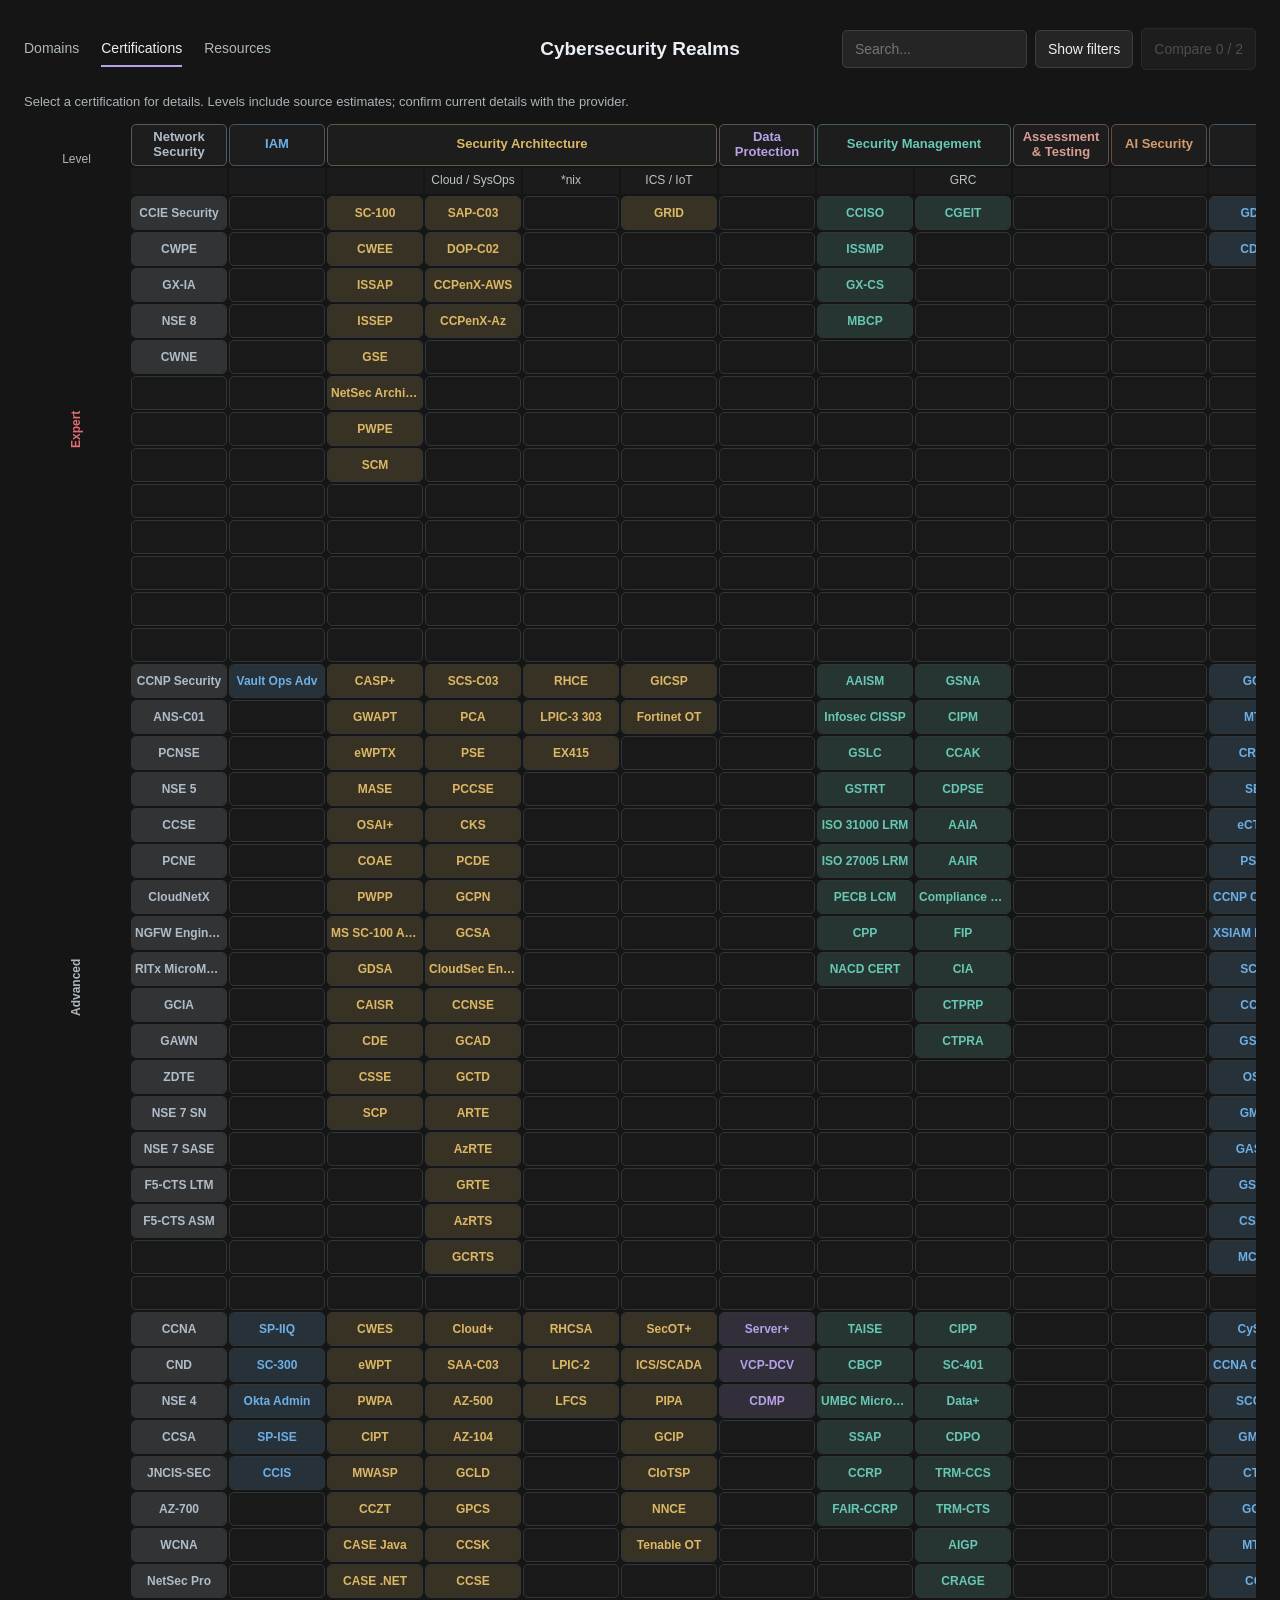
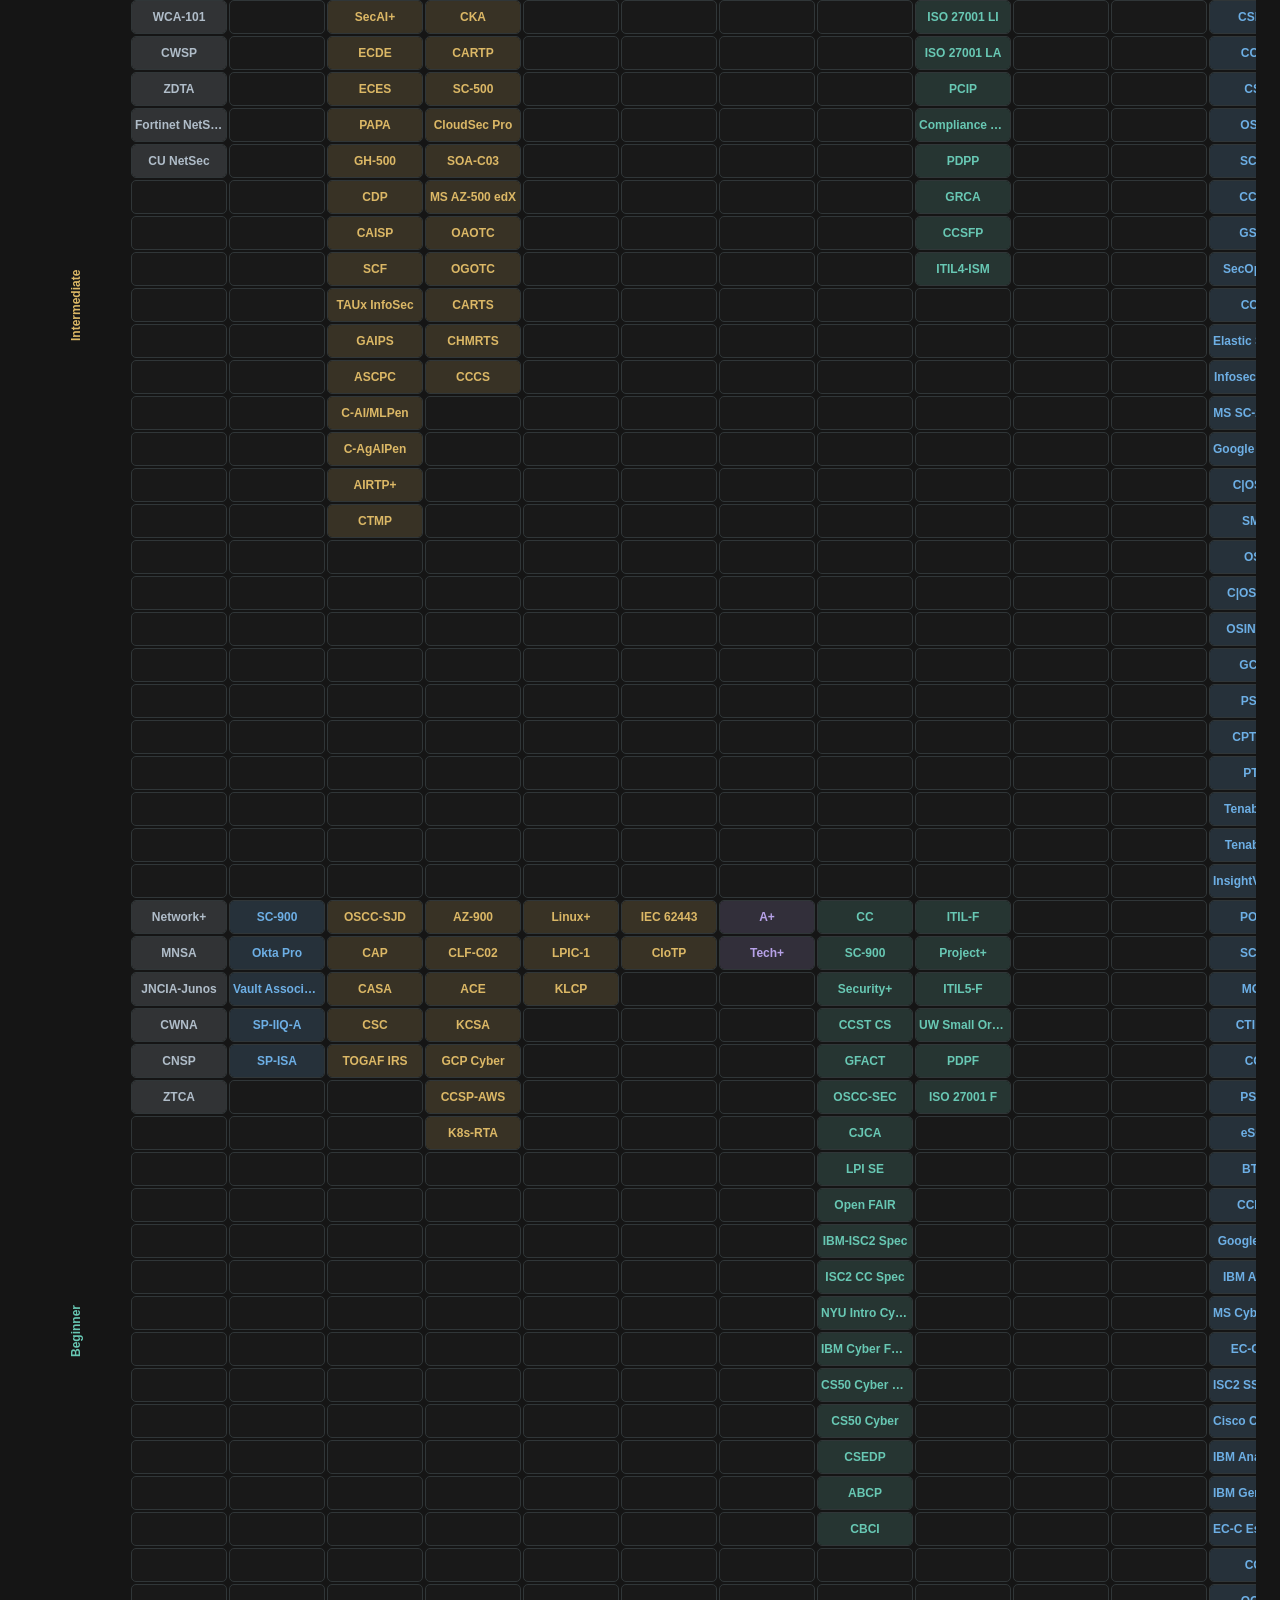
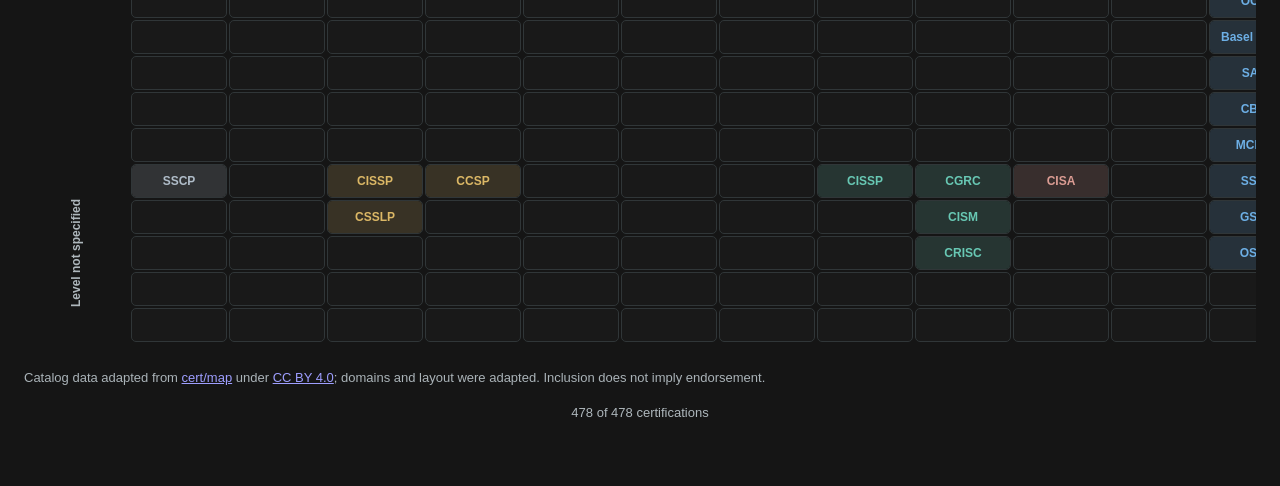
<file: certifications.html>
<!doctype html>
<html lang="en"><head><meta charset="utf-8"><meta name="viewport" content="width=device-width, initial-scale=1"><meta name="description" content="Explore cybersecurity certifications by domain."><title>Certifications - Cybersecurity Realms</title><link rel="stylesheet" href="style.css"><script defer src="certifications.js"></script></head>
<body><main class="page cert-page">
<div class="roadmap-topbar">
  <nav class="site-nav" aria-label="Main navigation"><a href="index.html">Domains</a><a href="certifications.html" aria-current="page">Certifications</a><a href="resources.html">Resources</a></nav>
  <h1>Cybersecurity Realms</h1>
  <div class="roadmap-controls"><label class="roadmap-search"><span class="sr-only">Search certifications</span><input id="search" type="search" placeholder="Search..." autocomplete="off"></label><button type="button" id="filter-toggle" aria-expanded="false" aria-controls="filter-panel">Show filters</button><button type="button" id="compare-open" class="compare-open" disabled>Compare <span id="compare-count">0</span> / 2</button></div>
</div>
<form class="roadmap-filters" id="filter-panel" onsubmit="return false" hidden><label>Domain <select id="domain"><option value="">All domains</option></select></label><label>Provider <select id="provider"><option value="">All providers</option></select></label><label>Level <select id="level"><option value="">All levels</option></select></label><button id="reset" type="button">Reset filters</button></form>
<p class="roadmap-hint">Select a certification for details. Levels include source estimates; confirm current details with the provider.</p>
<div class="matrix-scroll" tabindex="0" aria-label="Certification roadmap; scroll horizontally to see all categories"><div id="cert-results" class="roadmap-grid"></div></div>
<p class="roadmap-hint">Catalog data adapted from <a href="https://certmap.dev/" target="_blank" rel="noopener noreferrer">cert/map</a> under <a href="https://creativecommons.org/licenses/by/4.0/" target="_blank" rel="noopener noreferrer">CC BY 4.0</a>; domains and layout were adapted. Inclusion does not imply endorsement.</p><p class="roadmap-count" id="result-count" role="status">Loading certifications...</p><p id="cert-empty" class="cert-empty" hidden>No certifications match these filters.</p>
</main>
<div id="compare-backdrop" class="backdrop" hidden></div><aside id="compare-panel" class="drawer compare-panel" role="dialog" aria-modal="true" aria-labelledby="compare-title" hidden><div class="drawer-top"><h2 id="compare-title">Compare certifications</h2><button type="button" id="compare-close" aria-label="Close comparison">&times;</button></div><div id="compare-content"></div></aside>
<div id="cert-backdrop" class="backdrop" hidden></div><aside id="cert-detail" class="drawer" role="dialog" aria-modal="true" aria-labelledby="cert-detail-title" hidden><div class="drawer-top"><span>Certification details</span><button type="button" id="cert-close" aria-label="Close details">&times;</button></div><div id="cert-detail-content"></div></aside>
</body></html>
</file>
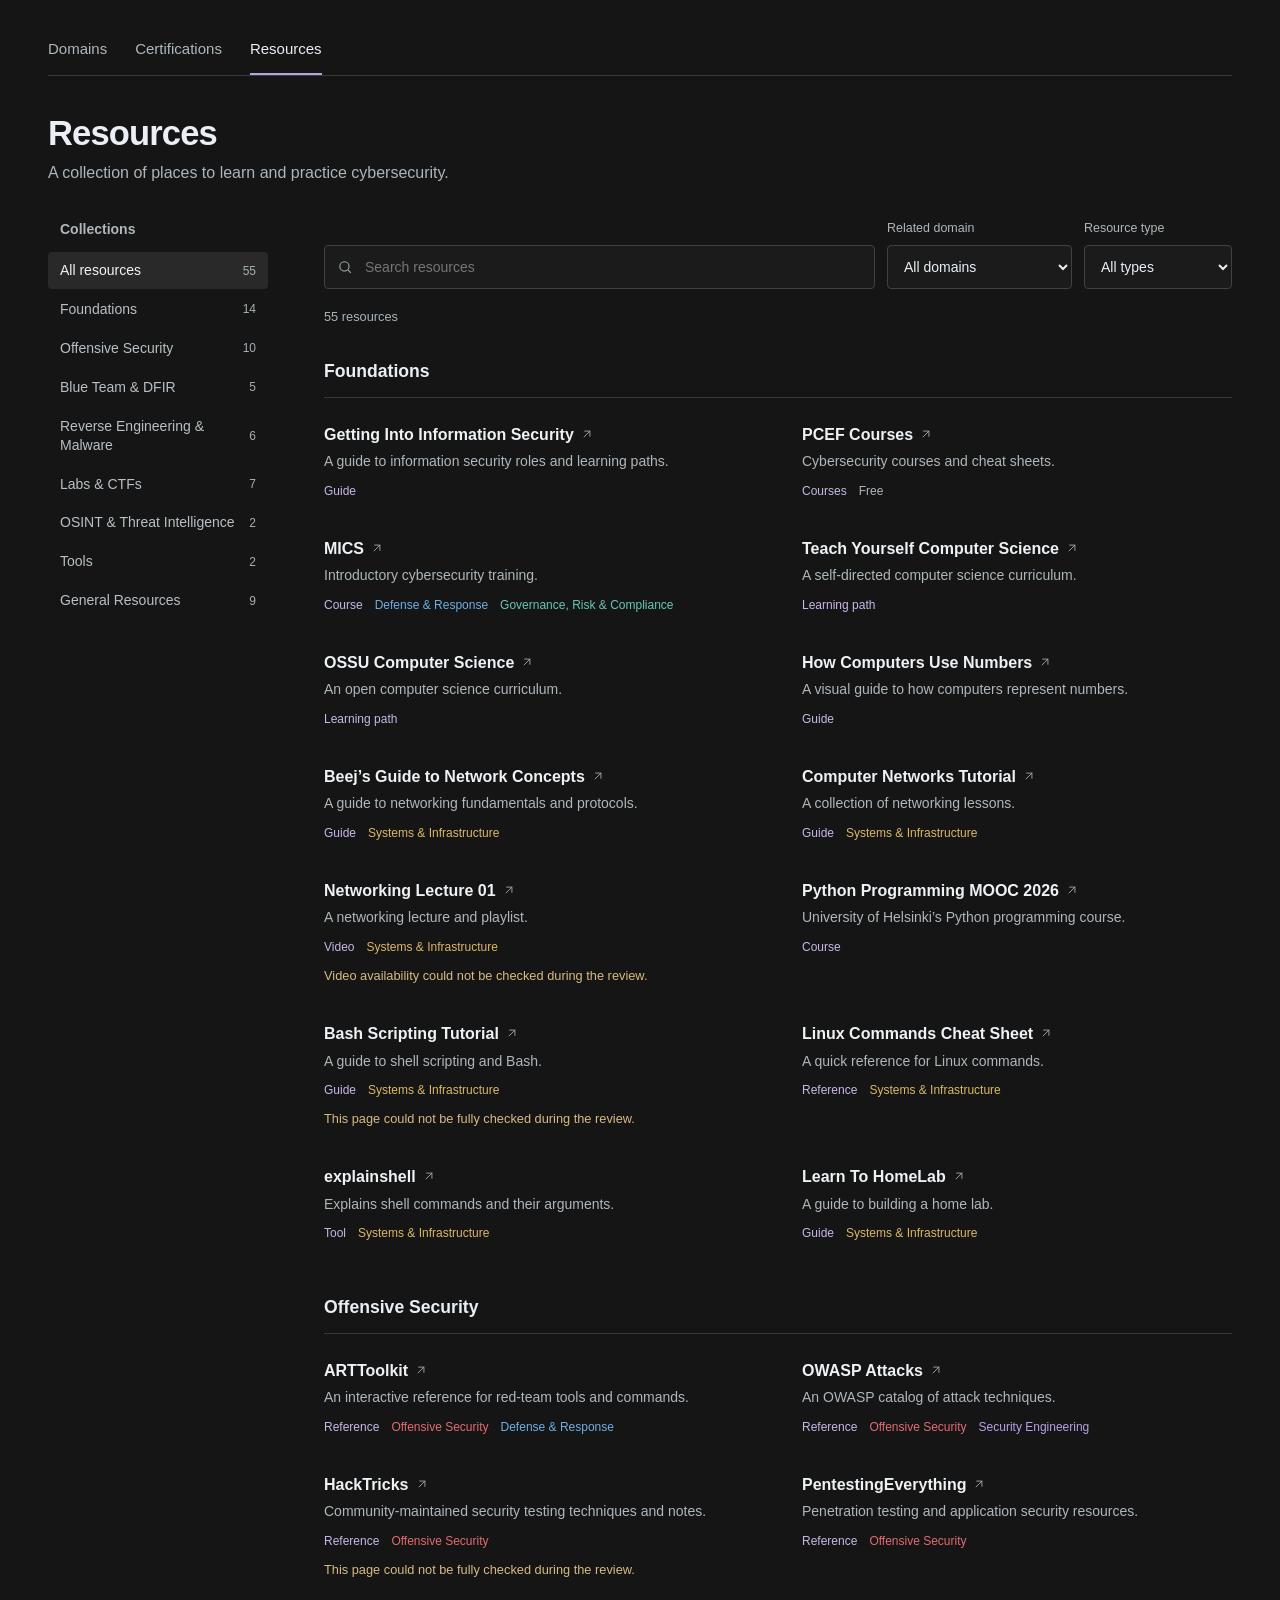
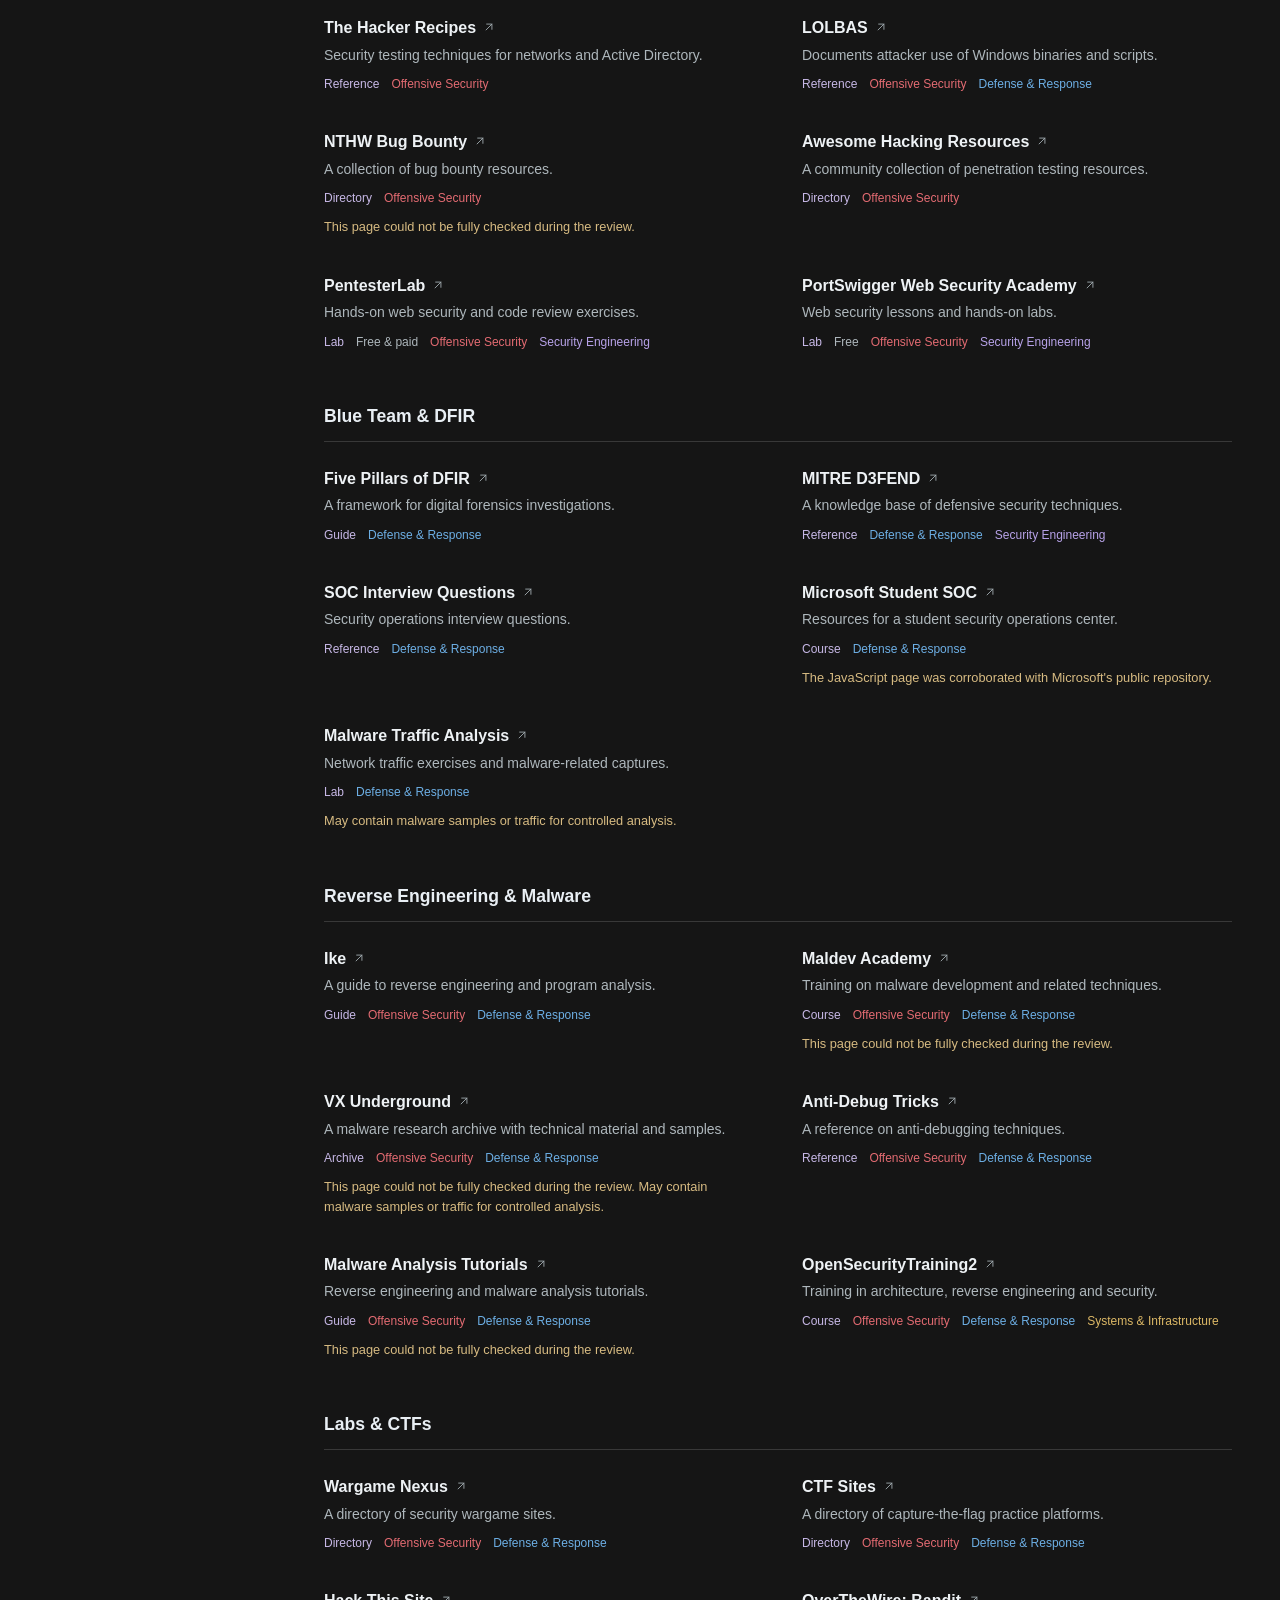
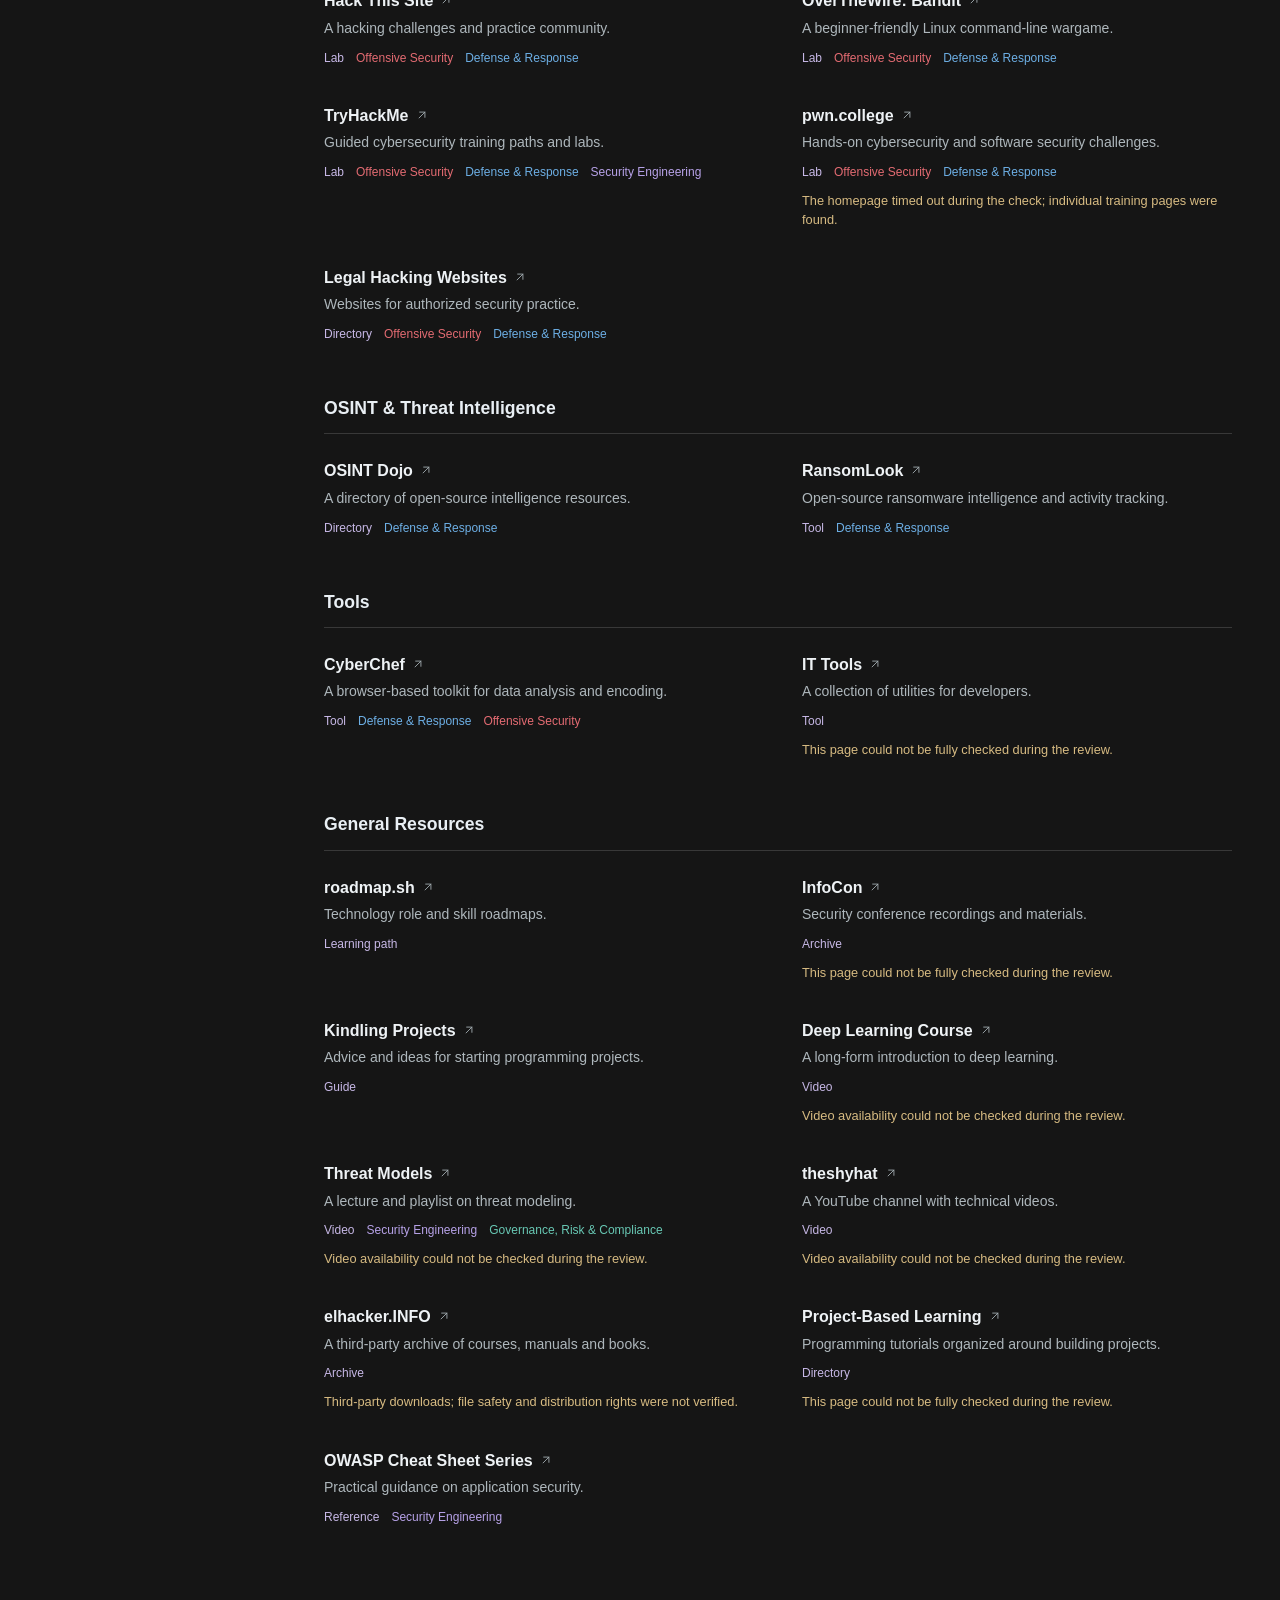
<file: resources.html>
<!doctype html>
<html lang="en">
<head>
  <meta charset="utf-8">
  <meta name="viewport" content="width=device-width, initial-scale=1">
  <meta name="description" content="Explore cybersecurity learning resources and tools.">
  <title>Resources - Cybersecurity Realms</title>
  <link rel="stylesheet" href="style.css">
  <link rel="stylesheet" href="resources.css">
  <script defer src="resources.js"></script>
</head>
<body>
<main class="page library-page">
  <nav class="site-nav" aria-label="Main navigation"><a href="index.html">Domains</a><a href="certifications.html">Certifications</a><a href="resources.html" aria-current="page">Resources</a></nav>
  <header class="library-header">
    <h1>Resources</h1>
    <p>A collection of places to learn and practice cybersecurity.</p>
  </header>
  <div class="library-layout">
    <aside class="library-sidebar" aria-label="Resource categories">
      <h2>Collections</h2>
      <div id="category-list" class="category-list"></div>
    </aside>
    <section class="library-content" aria-label="Resource directory">
      <div class="library-controls">
        <label class="library-search"><span class="sr-only">Search resources</span><svg viewBox="0 0 24 24" fill="none" aria-hidden="true"><circle cx="10.5" cy="10.5" r="6.5"></circle><path d="m15.5 15.5 4 4"></path></svg><input id="resource-search" type="search" placeholder="Search resources" autocomplete="off"></label>
        <label><span class="control-label">Related domain</span><select id="resource-domain"><option value="">All domains</option></select></label>
        <label><span class="control-label">Resource type</span><select id="resource-type"><option value="">All types</option></select></label>
        <button type="button" id="resource-reset" hidden>Clear filters</button>
      </div>
      <div class="library-results"><p id="resource-count" role="status">Loading resources...</p></div>
      <div id="resource-list"></div>
      <p id="resource-empty" class="library-empty" hidden>No resources found. Try another search or clear the filters.</p>
    </section>
  </div>
</main>
</body>
</html>
</file>
<file: style.css>
@font-face{font-family:ThmanyahLocal;src:local("thmanyahsans-Regular"),local("thmanyah sans Regular"),local("thmanyah sans");font-weight:400}
@font-face{font-family:ThmanyahLocal;src:local("thmanyahsans-Medium"),local("thmanyah sans Medium");font-weight:500}
@font-face{font-family:ThmanyahLocal;src:local("thmanyahsans-Bold"),local("thmanyah sans Bold");font-weight:700}
:root{color-scheme:dark;--text:#e9eff4;--muted:#b0bdc9;--bg:#151515;--line:#404040}
*{box-sizing:border-box}body{margin:0;background:var(--bg);color:var(--text);font-family:ThmanyahLocal,"thmanyah sans","Segoe UI",Arial,sans-serif;font-size:16px;line-height:1.5}button{font:inherit}button:focus-visible,[tabindex]:focus-visible{outline:2px solid #e9eff4;outline-offset:4px}[hidden]{display:none!important}
.page{width:min(100% - 96px,1760px);margin:0 auto;padding:70px 0 80px}.header{display:flex;align-items:center;justify-content:space-between;gap:24px}.header h1{font-size:clamp(36px,3vw,52px);font-weight:700;letter-spacing:-.035em;line-height:1.1;margin:0}.hint{color:#aeb7bc;font-size:14px;margin:16px 0 0}.view-switch{display:flex;gap:4px;border:1px solid #444;border-radius:4px;padding:3px}.view-switch button{padding:6px 14px;background:transparent;border:0;border-radius:2px;color:#b0b5b9;cursor:pointer;font-size:14px}.view-switch button[aria-pressed=true]{background:#393939;color:#fff}.workspace{margin-top:56px}.status{color:#bbb;margin-top:20px}.status:empty{display:none}
.list-view{display:grid;grid-template-columns:repeat(5,minmax(0,1fr));gap:34px;align-items:start}.domain-card{--color:#fff;min-width:0}.domain-title{display:flex;align-items:center;gap:9px;text-align:left;border:0;padding:0;background:none;color:var(--color);font-size:17px;font-weight:700;line-height:1.3;cursor:pointer}.domain-title svg{width:21px;height:21px;flex:none;stroke:currentColor;fill:none;stroke-width:1.6;stroke-linejoin:round;stroke-linecap:round}.domain-title:hover,.specialty-button:hover,.bridge-note button:hover{text-decoration:underline;text-underline-offset:4px}
.tree,.tree ul{list-style:none;margin:24px 0 0;padding:0 0 0 18px;border-left:1px solid var(--color)}.tree li{position:relative;margin:0 0 15px;color:#e0e4e6;font-size:15px;line-height:1.4}.tree li:before{content:"";position:absolute;top:.68em;left:-18px;width:10px;border-top:1px solid var(--color)}.tree ul{margin:12px 0 0;border-color:#6e777b}.tree ul li{color:#b0bdc9;font-size:14px;margin-bottom:10px}.tree ul li:before{border-color:#6e777b}.specialty-button{padding:0;background:none;border:0;text-align:left;color:inherit;cursor:pointer}.domain-pair{grid-column:span 2;display:grid;grid-template-columns:repeat(2,minmax(0,1fr));gap:0 34px;align-items:start}.bridge-note{grid-column:1 / -1;display:flex;align-items:center;gap:12px;color:#b7a2e8;font-size:14px;margin:12px 0 0}.bridge-note:before,.bridge-note:after{content:"";flex:1;border-top:1px solid #8673ae}.bridge-note button{padding:0;color:inherit;background:none;border:0;cursor:pointer;font-weight:700}.bridge-note span{color:#aeb7bc;font-size:13px}
.map-instruction{color:#aeb7bc;font-size:14px;margin:0 0 20px}.map-scroll{overflow-x:auto}.map-scroll svg{display:block;width:100%;min-width:1600px;height:auto}.map-node{cursor:pointer}.map-node text{font-family:inherit}.map-node:hover text,.map-node:focus text{text-decoration:underline;text-underline-offset:4px}.map-node:focus-visible{outline:none}.map-node:focus-visible rect{stroke-width:2}.map-node .node-label{fill:#e9eff4;font-size:15px}.map-node .node-icon{fill:none;stroke:currentColor;stroke-width:1.6;stroke-linecap:round;stroke-linejoin:round}.map-node .domain-label{font-size:17px;font-weight:700}.map-node .minor-label{fill:#b0bdc9;font-size:14px}.map-node .bridge-label{fill:#b7a2e8;font-size:14px;font-weight:700}
.backdrop{position:fixed;inset:0;background:#000a;z-index:5}.drawer{position:fixed;right:0;top:0;bottom:0;width:min(480px,100%);overflow:auto;background:#202020;border-left:1px solid #444;z-index:6;padding:30px}.drawer-top{display:flex;align-items:center;justify-content:space-between;border-bottom:1px solid #444;padding-bottom:18px;color:#aeb7bc;font-size:14px}.drawer-top button{border:0;background:none;color:#ddd;font-size:30px;line-height:1;cursor:pointer}.drawer h2{font-size:28px;line-height:1.15;margin:32px 0 16px;color:var(--color)}.drawer p{color:#b9c0c3;line-height:1.7}.drawer h3{margin-top:36px;font-size:15px}.drawer .tree{margin-top:20px}.drawer-bridge button{color:#b7a2e8;background:none;border:0;text-decoration:underline;cursor:pointer}
@media(max-width:1300px){.list-view{grid-template-columns:repeat(3,minmax(0,1fr));row-gap:48px}}
@media(max-width:800px){.page{width:min(100% - 48px,1760px);padding-top:40px}.list-view{grid-template-columns:repeat(2,minmax(0,1fr))}.workspace{margin-top:40px}}
@media(max-width:540px){.page{width:calc(100% - 36px);padding-top:32px}.header h1{font-size:32px}.list-view{grid-template-columns:1fr;row-gap:36px}.drawer{padding:24px}}

/* Let the map use the viewport while keeping readable scrolling on smaller screens. */
.map-view{width:calc(100vw - 64px);position:relative;left:50%;transform:translateX(-50%)}
.map-scroll{padding-bottom:12px}
html,.map-scroll,.drawer{scrollbar-width:thin;scrollbar-color:#777 #202020}
html::-webkit-scrollbar,.map-scroll::-webkit-scrollbar,.drawer::-webkit-scrollbar{width:9px;height:9px}
html::-webkit-scrollbar-track,.map-scroll::-webkit-scrollbar-track,.drawer::-webkit-scrollbar-track{background:#202020}
html::-webkit-scrollbar-thumb,.map-scroll::-webkit-scrollbar-thumb,.drawer::-webkit-scrollbar-thumb{background:#777;border:2px solid #202020;border-radius:8px}
html::-webkit-scrollbar-thumb:hover,.map-scroll::-webkit-scrollbar-thumb:hover,.drawer::-webkit-scrollbar-thumb:hover{background:#999}
@media(max-width:540px){.map-view{width:calc(100vw - 36px)}.domain-pair{grid-column:auto;grid-template-columns:1fr;row-gap:28px}.domain-pair .domain-card:first-child{grid-row:1}.domain-pair .bridge-note{grid-column:1;grid-row:2;margin:0}.domain-pair .domain-card:nth-child(2){grid-row:3}}

/* Align both ends of the bridge with the two domain icons. */
.domain-pair .domain-card:first-child{grid-column:1;grid-row:2}
.domain-pair .domain-card:nth-child(2){grid-column:2;grid-row:2}
.domain-pair .bridge-note{grid-column:1 / -1;grid-row:1;display:flex;align-items:flex-start;width:calc(50% + 17px);height:30px;margin:0 0 0 10px;gap:8px}
.domain-pair .bridge-note:before,.domain-pair .bridge-note:after{height:18px;border-top:1px solid #b7a2e8}
.domain-pair .bridge-note:before{border-left:1px solid #b7a2e8}
.domain-pair .bridge-note:after{border-right:1px solid #b7a2e8}
.domain-pair .bridge-note button{line-height:1.2;margin-top:-8px;background:#151515;white-space:nowrap}
/* The heading, controls and map share the same viewport margins. */
body:has(#map-view:not([hidden])) .page{width:calc(100% - 64px);max-width:none}
.map-view{width:100%;position:static;transform:none}
.map-instruction{display:none}
html,.map-scroll,.drawer{scrollbar-width:thin;scrollbar-color:#686868 #151515}
html::-webkit-scrollbar-track,.map-scroll::-webkit-scrollbar-track,.drawer::-webkit-scrollbar-track{background:#151515}
html::-webkit-scrollbar-thumb,.map-scroll::-webkit-scrollbar-thumb,.drawer::-webkit-scrollbar-thumb{background:#686868;border:2px solid #151515;border-radius:8px}
@media(max-width:540px){
 body:has(#map-view:not([hidden])) .page{width:calc(100% - 36px)}
 .domain-pair .domain-card:first-child{grid-column:1;grid-row:1}
 .domain-pair .bridge-note{grid-column:1;grid-row:2;width:auto;height:auto;margin:0;align-items:center}
 .domain-pair .bridge-note:before,.domain-pair .bridge-note:after{height:0;border-left:0;border-right:0}
 .domain-pair .bridge-note button{margin-top:0}
 .domain-pair .domain-card:nth-child(2){grid-column:1;grid-row:3}
}
.site-nav{display:flex;gap:28px;margin:0 0 54px;border-bottom:1px solid #393939}.site-nav a{color:#aeb7bc;text-decoration:none;padding:0 0 12px;border-bottom:2px solid transparent;font-size:15px}.site-nav a:hover{color:#e9eff4}.site-nav a[aria-current=page]{color:#e9eff4;border-bottom-color:#b7a2e8}.cert-header{display:flex;justify-content:space-between;align-items:end;gap:24px}.cert-header h1{font-size:clamp(36px,3vw,52px);letter-spacing:-.035em;line-height:1.1;margin:0}.cert-header p{color:#aeb7bc;margin:12px 0 0}.cert-notice{color:#aeb7bc;font-size:14px;max-width:75ch;margin:28px 0 0;line-height:1.6}.cert-filters{display:grid;grid-template-columns:minmax(240px,2fr) repeat(3,minmax(150px,1fr)) auto;gap:18px;align-items:end;margin-top:38px}.cert-filters label{color:#b0bdc9;font-size:14px;display:grid;gap:7px}.cert-filters input,.cert-filters select{width:100%;height:42px;border:1px solid #4b4b4b;border-radius:3px;background:#1d1d1d;color:#e9eff4;padding:8px 11px;font:inherit}.cert-filters button,.compare-open{min-height:42px;background:#242424;color:#e9eff4;border:1px solid #555;border-radius:3px;padding:8px 14px;cursor:pointer}.compare-open:disabled{color:#868686;cursor:not-allowed}.results-bar{margin:30px 0 0;border-bottom:1px solid #3c3c3c;color:#aeb7bc;font-size:14px}.cert-results{display:grid;grid-template-columns:repeat(3,minmax(0,1fr));column-gap:36px}.cert-item{padding:24px 0;border-bottom:1px solid #3c3c3c;min-width:0}.cert-item-top{display:flex;align-items:center;justify-content:space-between;gap:12px}.cert-provider,.compare-provider{color:#b0bdc9;font-size:14px}.compare-select{display:flex;align-items:center;gap:6px;color:#b0bdc9;font-size:14px;cursor:pointer}.compare-select input{accent-color:#b7a2e8}.cert-item h2{font-size:18px;line-height:1.3;margin:13px 0 8px}.cert-description{font-size:15px;color:#b0bdc9;min-height:3em;line-height:1.5}.cert-meta{font-size:14px;display:grid;gap:8px;margin:16px 0}.cert-level{color:#d4d8da}.cert-domains{display:flex;flex-wrap:wrap;gap:4px 12px}.cert-domains a,.drawer-cert-link a,.official-link{color:#b7a2e8;text-underline-offset:3px}.official-link{display:inline-block;font-size:14px;margin-top:5px}.cert-empty{color:#aeb7bc}.compare-panel{width:min(800px,100%)}.compare-panel .drawer-top h2{margin:0;color:#e9eff4;font-size:20px}.compare-grid{display:grid;grid-template-columns:repeat(2,minmax(0,1fr));gap:28px}.compare-column h3{font-size:18px;margin:28px 0 6px}.compare-column h4{font-size:14px;color:#e9eff4;margin:24px 0 4px}.compare-column p{font-size:15px;margin:4px 0;color:#b0bdc9}@media(max-width:1000px){.cert-filters{grid-template-columns:repeat(2,minmax(0,1fr))}.cert-results{grid-template-columns:repeat(2,minmax(0,1fr))}}@media(max-width:600px){.site-nav{margin-bottom:36px}.cert-header{align-items:start;flex-direction:column}.cert-filters,.cert-results,.compare-grid{grid-template-columns:1fr}.cert-description{min-height:0}.compare-column+.compare-column{border-top:1px solid #444}}
/* Certification roadmap: compact domain columns with level rows. */
.cert-page{width:calc(100% - 96px);max-width:none}.cert-notice{margin-top:18px}.matrix-scroll{overflow-x:auto;padding:10px 0 18px;scrollbar-width:thin;scrollbar-color:#686868 #151515}.cert-matrix{display:grid;grid-template-columns:140px repeat(var(--domain-count,5),minmax(205px,1fr));min-width:max-content;border-top:1px solid #3c3c3c;border-left:1px solid #3c3c3c}.matrix-corner,.matrix-heading,.matrix-level,.matrix-cell{border-right:1px solid #3c3c3c;border-bottom:1px solid #3c3c3c;padding:16px}.matrix-corner,.matrix-level{color:#b0bdc9;font-size:14px}.matrix-heading{color:var(--domain-color);font-size:15px;font-weight:700;line-height:1.4;min-width:205px}.matrix-cell{display:flex;align-content:flex-start;align-items:flex-start;flex-wrap:wrap;gap:8px;min-height:100px}.cert-chip{color:var(--domain-color);background:#1d1d1d;border:1px solid var(--domain-color);border-radius:3px;padding:6px 10px;font-size:14px;line-height:1.3;cursor:pointer}.cert-chip:hover,.cert-chip:focus-visible{background:#323232}.cert-detail-domains{display:flex;gap:8px 14px;flex-wrap:wrap}.cert-detail-domains a{color:#b7a2e8;text-underline-offset:3px}.detail-compare{display:flex;gap:8px;align-items:center;margin-top:26px;color:#e9eff4}.detail-compare input{accent-color:#b7a2e8}.cert-empty{margin-top:18px}.matrix-scroll::-webkit-scrollbar{height:9px}.matrix-scroll::-webkit-scrollbar-track{background:#151515}.matrix-scroll::-webkit-scrollbar-thumb{background:#686868;border:2px solid #151515;border-radius:8px}@media(max-width:800px){.cert-page{width:calc(100% - 48px)}}@media(max-width:540px){.cert-page{width:calc(100% - 36px)}.cert-matrix{grid-template-columns:110px repeat(var(--domain-count,5),minmax(190px,1fr))}.matrix-heading{min-width:190px}}
/* Fixed certification roadmap. Filters only hide unmatched certifications. */
.cert-page{width:calc(100% - 48px);max-width:none}.cert-page .site-nav{margin-bottom:26px}.roadmap-toolbar{display:flex;justify-content:space-between;align-items:center;gap:20px;flex-wrap:wrap}.roadmap-toolbar h1{font-size:24px;line-height:1.25;margin:0}.roadmap-controls{display:flex;gap:8px;align-items:center;flex-wrap:wrap}.roadmap-controls button,.roadmap-controls input,.roadmap-filters button,.roadmap-filters select{height:38px;border:1px solid #444;border-radius:4px;background:#222;color:#e9eff4;font:inherit;font-size:14px;padding:7px 12px}.roadmap-controls button,.roadmap-filters button{cursor:pointer}.roadmap-controls button:disabled{opacity:.5;cursor:not-allowed}.roadmap-search input{width:185px}.roadmap-filters{display:flex;gap:12px;justify-content:flex-end;align-items:end;flex-wrap:wrap;margin-top:16px}.roadmap-filters label{display:grid;gap:5px;color:#b0bdc9;font-size:13px}.roadmap-filters select{min-width:155px}.roadmap-hint,.roadmap-count{color:#aeb7bc;font-size:13px}.roadmap-hint{margin:20px 0 14px}.roadmap-count{text-align:center;margin:15px 0}.matrix-scroll{overflow:auto;padding:0 0 14px}.roadmap-grid{min-width:1780px;display:grid;grid-template-columns:105px repeat(27,minmax(61px,1fr));grid-template-rows:42px repeat(var(--roadmap-rows,18),31px);gap:3px}.roadmap-corner,.roadmap-band{display:flex;align-items:center;justify-content:center;color:#aeb7bc;font-size:12px;text-align:center}.roadmap-band{border-left:2px solid #565656;writing-mode:vertical-rl;transform:rotate(180deg);letter-spacing:.04em}.roadmap-category{display:flex;justify-content:center;align-items:center;text-align:center;padding:4px 8px;color:var(--category-color);border:1px solid color-mix(in srgb,var(--category-color) 42%,transparent);background:#1d1d1d;border-radius:5px;font-size:12px;font-weight:700;line-height:1.15}.roadmap-slot{min-width:0;border:1px solid #343b3d;border-radius:5px;background:#1a1a1a;overflow:hidden}.roadmap-chip{display:block;width:100%;height:100%;overflow:hidden;text-overflow:ellipsis;white-space:nowrap;border:0;border-radius:4px;background:color-mix(in srgb,var(--category-color) 19%,#151515);color:#f0f0f0;font-size:11px;font-weight:700;cursor:pointer;padding:3px}.roadmap-chip:hover,.roadmap-chip:focus-visible{background:color-mix(in srgb,var(--category-color) 45%,#151515);outline:2px solid var(--category-color);outline-offset:-2px}.sr-only{position:absolute;width:1px;height:1px;padding:0;margin:-1px;overflow:hidden;clip:rect(0,0,0,0);white-space:nowrap;border:0}@media(max-width:540px){.cert-page{width:calc(100% - 36px)}.roadmap-toolbar h1{font-size:21px}.roadmap-controls{width:100%}.roadmap-search{flex:1}.roadmap-search input{width:100%}.roadmap-filters{justify-content:flex-start}}

/* Subcategory columns continue behind their cells, using a restrained tint. */
.roadmap-grid{min-width:1750px;grid-template-columns:105px repeat(var(--roadmap-columns,17),minmax(96px,1fr));grid-template-rows:42px 26px repeat(var(--roadmap-rows,18),31px)}
.roadmap-subcategory{display:flex;align-items:center;justify-content:center;text-align:center;color:#b0bdc9;font-size:11px;line-height:1.1;padding:2px 3px}
.roadmap-subcategory.is-subcategory,.roadmap-slot.is-subcategory{background:color-mix(in srgb,var(--category-color) 8%,#1a1a1a)}
.roadmap-subcategory.is-subcategory{border-top:1px solid color-mix(in srgb,var(--category-color) 24%,transparent)}

/* A quieter roadmap frame with a compact, centered header. */
.cert-page{width:calc(100% - 48px);max-width:none;padding:28px 0 48px}
.roadmap-topbar{display:grid;grid-template-columns:minmax(190px,1fr) auto minmax(370px,1fr);align-items:center;gap:20px;margin-bottom:22px}
.cert-page .site-nav{border:0;margin:0;gap:22px;align-self:center}
.cert-page .site-nav a{padding:6px 0;font-size:14px}
.roadmap-topbar h1{font-size:clamp(19px,1.3vw,24px);font-weight:700;line-height:1.25;text-align:center;margin:0;white-space:nowrap}
.roadmap-controls{justify-content:flex-end;flex-wrap:nowrap}
.roadmap-controls button,.roadmap-controls input,.roadmap-filters button,.roadmap-filters select{height:38px;background:#252525;border-color:#3e3e3e;border-radius:5px}
.roadmap-hint{margin:12px 0;color:#aab3b8}
.roadmap-grid{gap:2px;grid-template-rows:42px 26px repeat(var(--roadmap-rows,9),34px)}
.roadmap-category{background:color-mix(in srgb,var(--category-color) 7%,#1e1e1e);border-color:color-mix(in srgb,var(--category-color) 30%,#303030);border-radius:5px;font-size:13px;padding:6px 8px}
.roadmap-subcategory{font-size:12px;color:#bcc4c8;background:#1a1a1a}
.roadmap-subcategory.is-subcategory{background:color-mix(in srgb,var(--category-color) 7%,#1a1a1a);border-top:0}
.roadmap-slot{border-color:#303638;background:#191919;border-radius:5px}
.roadmap-slot.is-subcategory{background:color-mix(in srgb,var(--category-color) 5%,#191919)}
.roadmap-chip{background:color-mix(in srgb,var(--category-color) 24%,#1a1a1a);font-size:12px}
.roadmap-band{border-left:1px solid #4a4a4a;writing-mode:horizontal-tb;transform:none;letter-spacing:0;padding:8px;color:#aeb7bc;line-height:1.3}
.roadmap-count{margin-top:16px}
@media(max-width:1100px){.roadmap-topbar{grid-template-columns:1fr auto;gap:16px}.roadmap-topbar h1{grid-column:1 / -1;grid-row:1}.cert-page .site-nav{grid-column:1;grid-row:2}.roadmap-controls{grid-column:2;grid-row:2}}
@media(max-width:650px){.cert-page{width:calc(100% - 32px);padding-top:22px}.roadmap-topbar{grid-template-columns:1fr}.roadmap-topbar h1{grid-column:1;grid-row:1;text-align:left;white-space:normal}.cert-page .site-nav{grid-column:1;grid-row:2}.roadmap-controls{grid-column:1;grid-row:3;justify-content:flex-start;flex-wrap:wrap}.roadmap-search{flex:1}.roadmap-search input{width:100%}}

/* Only certifications carry a domain color; the empty grid remains neutral. */
.roadmap-slot,.roadmap-slot.is-subcategory{background:#191919;border-color:#303638}
.roadmap-subcategory,.roadmap-subcategory.is-subcategory{background:#1b1b1b;border-color:#303030}
.roadmap-category{background:#1d1d1d}
.roadmap-chip{color:var(--category-color);background:color-mix(in srgb,var(--category-color) 16%,#191919)}
.roadmap-band{writing-mode:vertical-rl;transform:rotate(180deg);border:0;font-weight:700;letter-spacing:0}
.roadmap-band[data-level="Expert"]{color:#e36b72}.roadmap-band[data-level="Intermediate"]{color:#dcb866}.roadmap-band[data-level="Beginner"]{color:#68c8b4}.roadmap-band[data-level="unspecified"]{color:#aeb7bc}
/* Resources */
.resources-page{max-width:1480px;width:calc(100% - 80px);padding:42px 0 80px}.resources-page .site-nav{margin-bottom:48px}.resources-header{display:flex;justify-content:space-between;align-items:end;gap:24px;margin-bottom:40px}.resources-header h1{font-size:clamp(2.2rem,4vw,3.2rem);line-height:1.08;margin:0 0 12px}.resources-header p{margin:0;color:#aeb7bc;font-size:1rem}.resources-index{color:#8f999f;font-size:.75rem;letter-spacing:.08em}.resource-controls{display:flex;align-items:end;gap:16px;flex-wrap:wrap}.resource-controls label{display:grid;gap:8px;color:#aeb7bc;font-size:.875rem}.resource-controls input,.resource-controls select,.resource-controls button{height:44px;background:#1c1c1c;color:#e9eff4;border:1px solid #414141;border-radius:3px;padding:0 12px;font:inherit;font-size:.9rem}.resource-controls select{min-width:190px}.resource-controls button{cursor:pointer}.resource-controls button:hover,.resource-controls button:focus-visible{border-color:#b7a2e8}.resource-search{flex:1;min-width:230px}.resource-overview{display:flex;justify-content:space-between;gap:20px;margin:24px 0 8px;color:#aeb7bc;font-size:.82rem}.resource-overview p{margin:0}.resource-section{margin-top:44px}.resource-section-heading{display:flex;align-items:baseline;gap:14px;border-bottom:1px solid #393939;padding-bottom:14px}.resource-section-heading h2{font-size:1.15rem;font-weight:600;margin:0}.resource-section-heading span{font-size:.8rem;color:#929b9f}.resource-grid{display:grid;grid-template-columns:repeat(3,minmax(0,1fr));column-gap:36px}.resource-item{padding:20px 0 22px;border-bottom:1px solid #303030;min-width:0}.resource-meta{display:flex;gap:12px;align-items:center;color:#aeb7bc;font-size:.75rem}.resource-type{color:#b7a2e8}.resource-access:before{content:'�';margin-right:12px;color:#6a6a6a}.resource-title{font-size:1rem;line-height:1.4;margin:12px 0 8px}.resource-link{color:#eef2f5;text-decoration:none}.resource-link:hover,.resource-link:focus-visible{text-decoration:underline;text-underline-offset:4px}.resource-arrow{color:#aeb7bc;margin-left:8px;font-size:.9rem}.resource-description,.resource-note{font-size:.875rem;line-height:1.55;color:#afb9bf;margin:0}.resource-note{margin-top:10px;color:#d7bb82;font-size:.8rem}.resource-domains{display:flex;gap:12px;flex-wrap:wrap;margin-top:14px}.resource-domain{color:var(--domain-color);font-size:.75rem;text-decoration:none}.resource-domain:hover,.resource-domain:focus-visible{text-decoration:underline}.resource-empty{margin:40px 0;color:#aeb7bc}@media(max-width:900px){.resource-grid{grid-template-columns:repeat(2,minmax(0,1fr))}}@media(max-width:600px){.resources-page{width:calc(100% - 32px);padding-top:24px}.resources-page .site-nav{margin-bottom:36px}.resources-index{display:none}.resource-controls label{flex:1;min-width:135px}.resource-controls select{width:100%;min-width:0}.resource-search{flex-basis:100%!important}.resource-overview{flex-direction:column;gap:8px}.resource-grid{grid-template-columns:1fr}.resource-section{margin-top:36px}}
</file>
<file: resources.css>
/* Resource library */
.library-page{width:min(100% - 96px,1440px);padding:38px 0 80px}
.library-page .site-nav{margin-bottom:38px}
.library-header{margin-bottom:34px}
.library-header h1{font-size:clamp(2rem,2.7vw,2.625rem);line-height:1.15;letter-spacing:-.025em;margin:0 0 8px}
.library-header p{color:#abb5bb;margin:0;font-size:1rem}
.library-layout{display:grid;grid-template-columns:220px minmax(0,1fr);gap:56px;align-items:start}
.library-sidebar{position:sticky;top:24px;max-height:calc(100vh - 48px);overflow-y:auto}
.library-sidebar h2{font-size:.875rem;font-weight:600;color:#aeb7bc;margin:0 0 12px;padding:0 12px}
.category-list{display:grid;gap:2px}
.category-button{display:flex;align-items:center;justify-content:space-between;gap:12px;width:100%;border:0;border-radius:4px;background:transparent;color:#b8c0c5;text-align:left;padding:9px 12px;font-size:.875rem;line-height:1.35;cursor:pointer}
.category-button:hover{background:#222;color:#fff}.category-button[aria-pressed=true]{background:#292929;color:#f2f4f5}.category-count{font-size:.75rem;color:#a6afb4}
.library-controls{display:flex;gap:12px;align-items:end;flex-wrap:wrap}.library-controls label{display:grid;gap:7px}.library-controls .control-label{color:#aeb7bc;font-size:.78rem}.library-search{flex:1;min-width:220px;position:relative}.library-search svg{position:absolute;width:17px;height:17px;left:13px;bottom:13px;stroke:#a4aeb3;stroke-width:1.5}
.library-controls input,.library-controls select,.library-controls button{height:44px;border:1px solid #414141;border-radius:4px;background:#1b1b1b;color:#e9eff4;font:inherit;font-size:.875rem}
.library-controls input{width:100%;padding:0 14px 0 40px}.library-controls select{max-width:185px;padding:0 28px 0 12px}.library-controls button{padding:0 12px;background:transparent;cursor:pointer}.library-controls button:hover{background:#292929}
.library-results{margin:18px 0 0;color:#aab4ba;font-size:.8rem}.library-results p{margin:0}.library-section{margin-top:32px}.library-section-title{font-size:1.1rem;font-weight:600;margin:0 0 8px;padding-bottom:12px;border-bottom:1px solid #383838}
.library-items{display:grid;grid-template-columns:repeat(2,minmax(0,1fr));column-gap:48px;row-gap:0}.library-item{padding:18px 0 20px;min-width:0}.library-item-body{min-width:0}.library-item-title{font-size:1rem;line-height:1.4;font-weight:600;margin:0 0 5px}.library-item-link{color:#eef2f5;text-decoration:none;overflow-wrap:anywhere}.library-item-link svg{width:14px;height:14px;margin-left:6px;vertical-align:-1px;stroke:#a5afb4;stroke-width:1.5;stroke-linecap:round;stroke-linejoin:round}.library-item-link:hover,.library-item-link:focus-visible{text-decoration:underline;text-underline-offset:4px}
.library-description{font-size:.875rem;line-height:1.55;color:#aeb7bc;margin:0}.library-meta{display:flex;align-items:center;gap:6px 12px;flex-wrap:wrap;margin-top:9px;font-size:.75rem;color:#aeb7bc}.library-type{color:#c7b8e6}.library-access{color:#aeb7bc}.library-domain{color:var(--domain-color);text-decoration:none}.library-domain:hover,.library-domain:focus-visible{text-decoration:underline}.library-note{color:#d7bb82;font-size:.8rem;line-height:1.5;margin:10px 0 0}.library-empty{margin:40px 0;color:#aeb7bc}
@media(max-width:1000px){.library-layout{grid-template-columns:190px minmax(0,1fr);gap:32px}.library-items{grid-template-columns:1fr}.library-controls select{max-width:165px}}
@media(max-width:700px){.library-page{width:calc(100% - 36px);padding:28px 0 60px}.library-page .site-nav{margin-bottom:30px}.library-header{margin-bottom:26px}.library-layout{display:block}.library-sidebar{position:static;max-height:none;overflow:visible;margin-bottom:22px}.library-sidebar h2{padding:0;margin-bottom:10px}.category-list{display:flex;gap:6px;overflow:auto;padding-bottom:8px}.category-button{flex:0 0 auto;width:auto;gap:10px;padding:8px 10px;white-space:nowrap}.library-controls{gap:10px}.library-search{min-width:100%}.library-controls label:not(.library-search){flex:1;min-width:0}.library-controls select{width:100%;max-width:none}.library-section{margin-top:28px}.library-item{padding:15px 0}}
</file>
